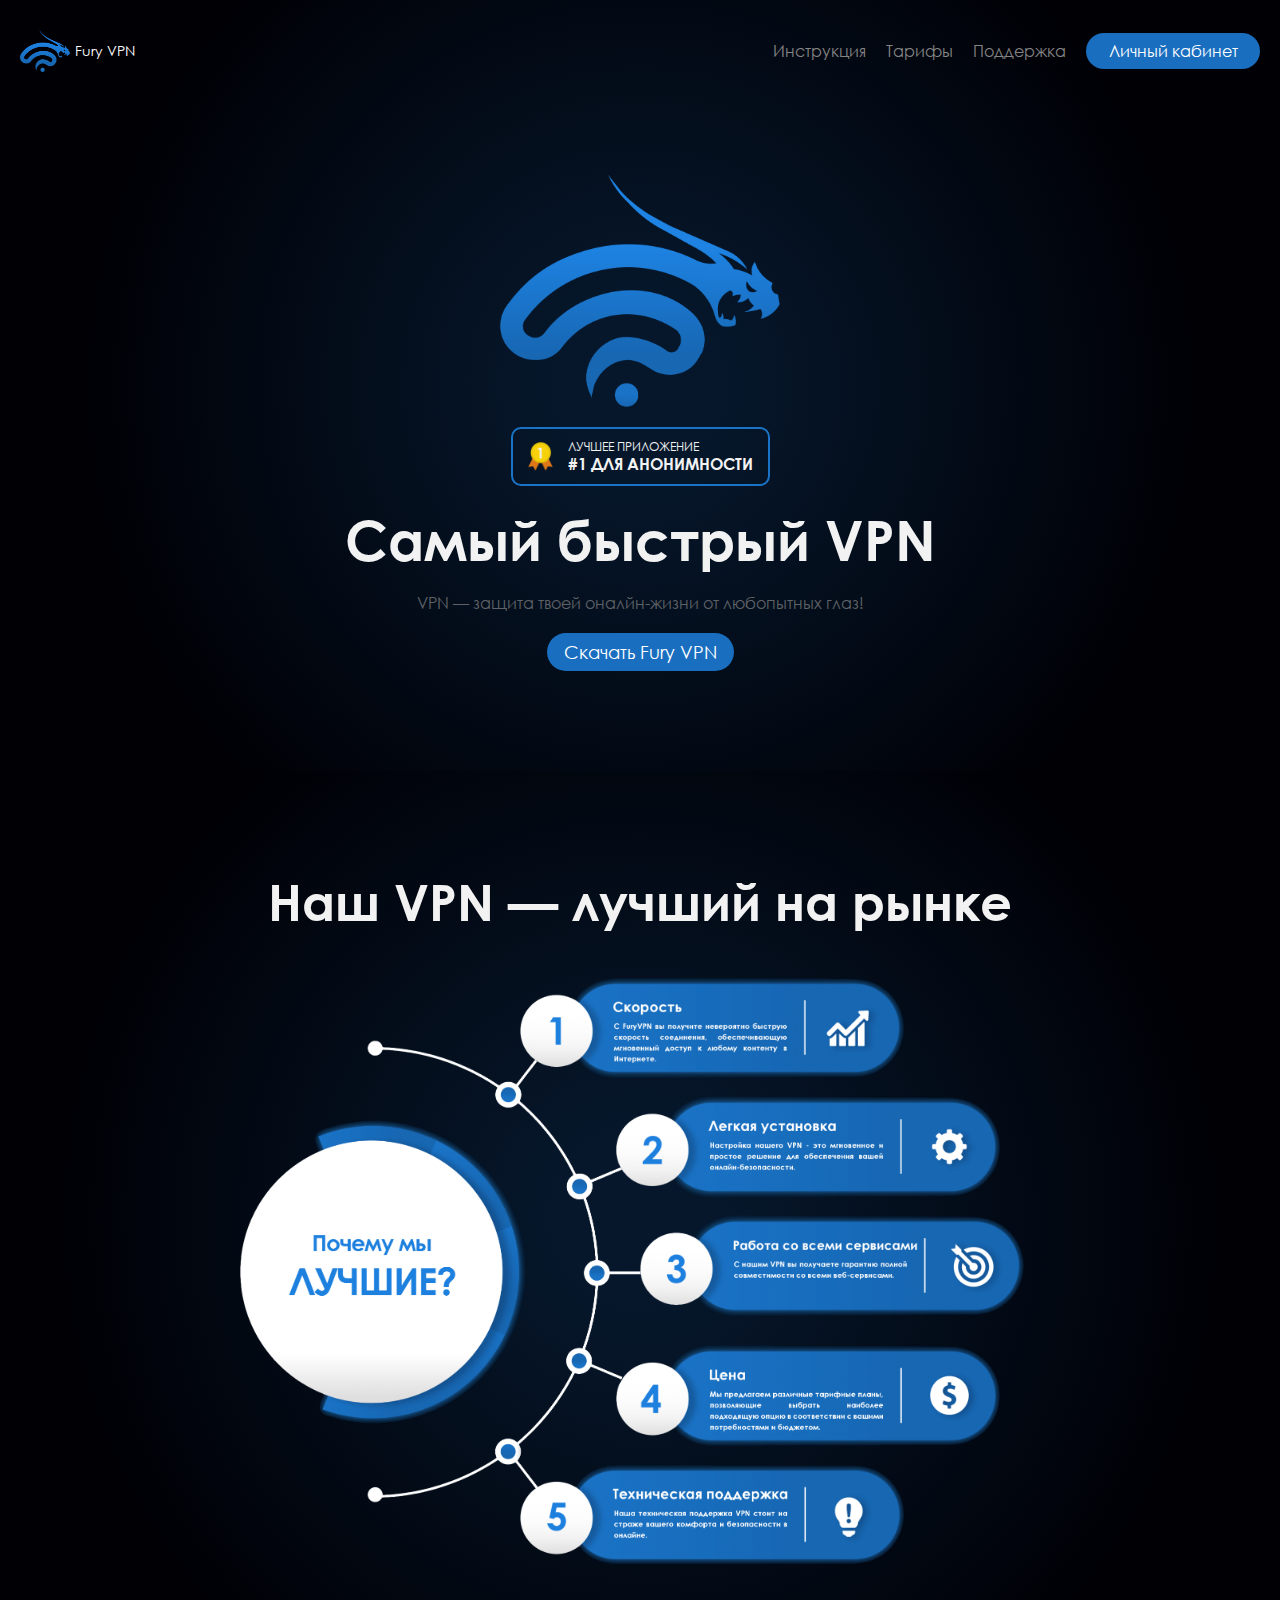
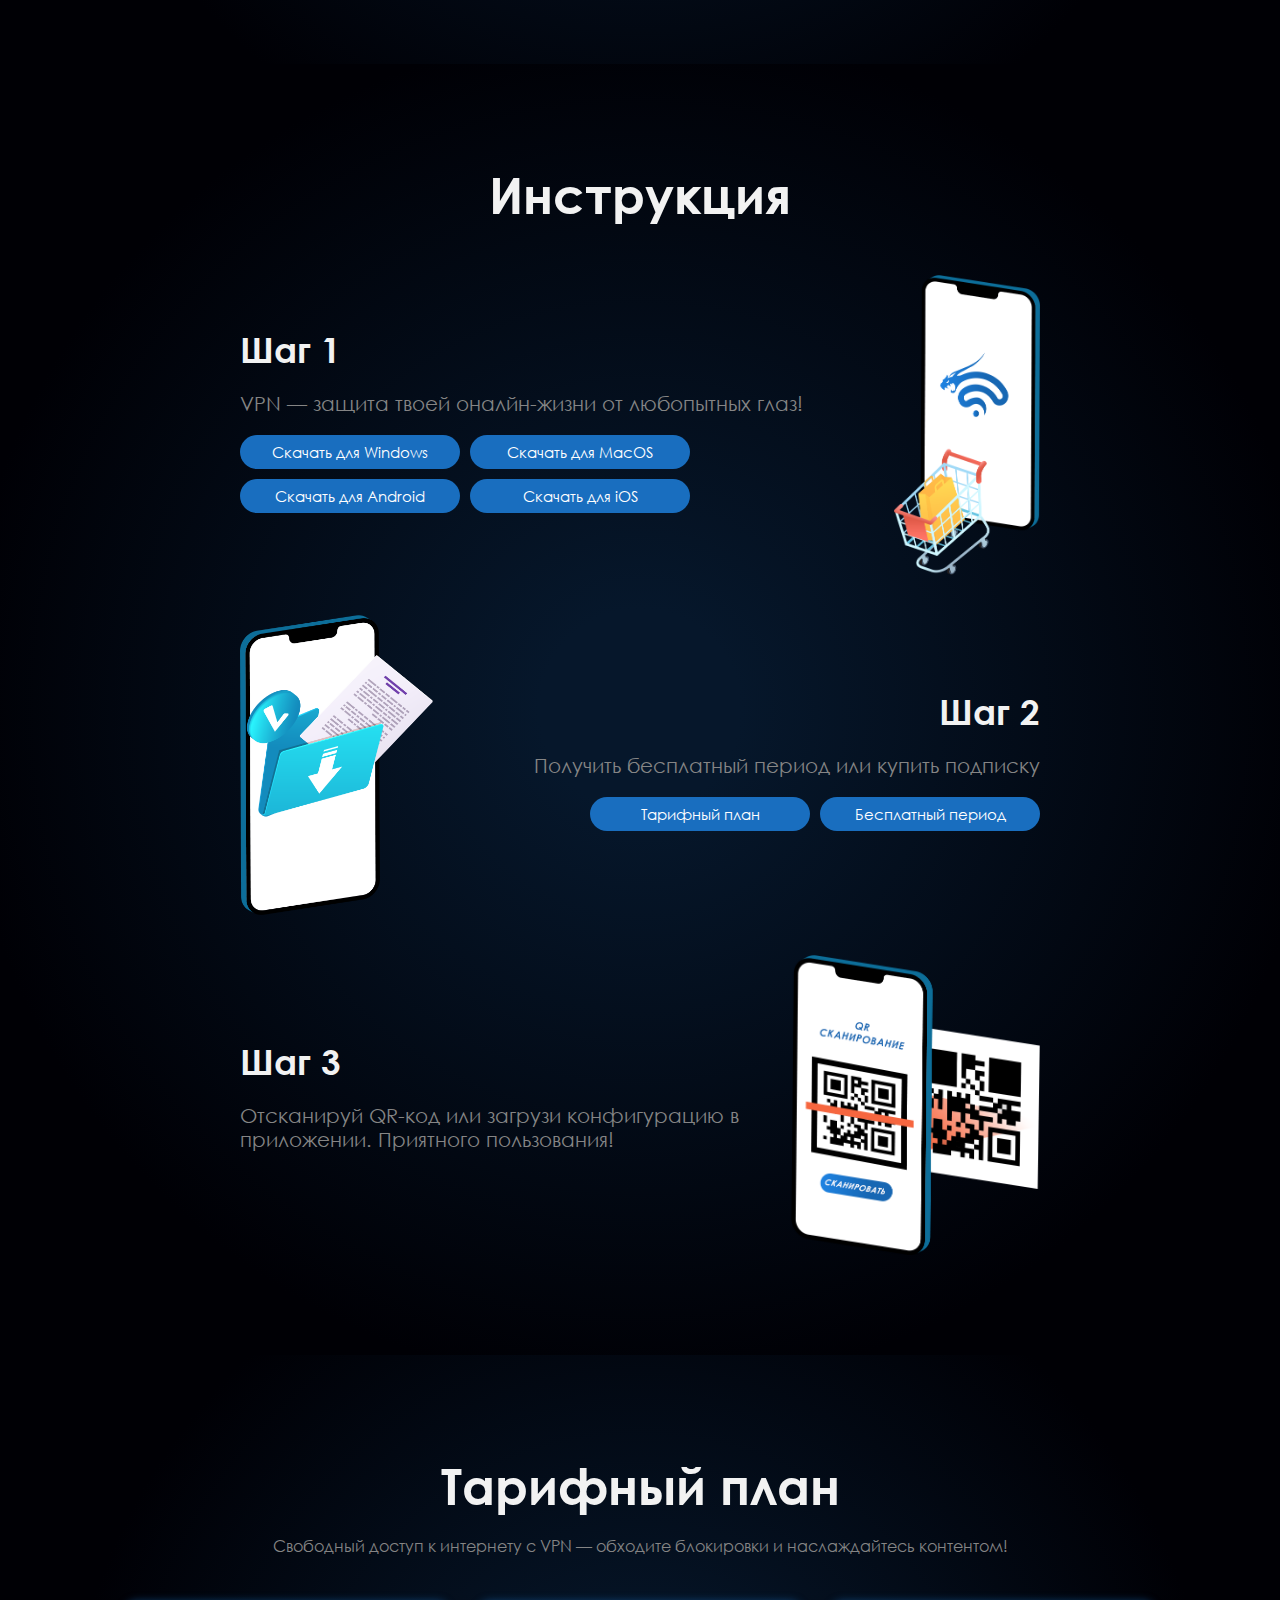
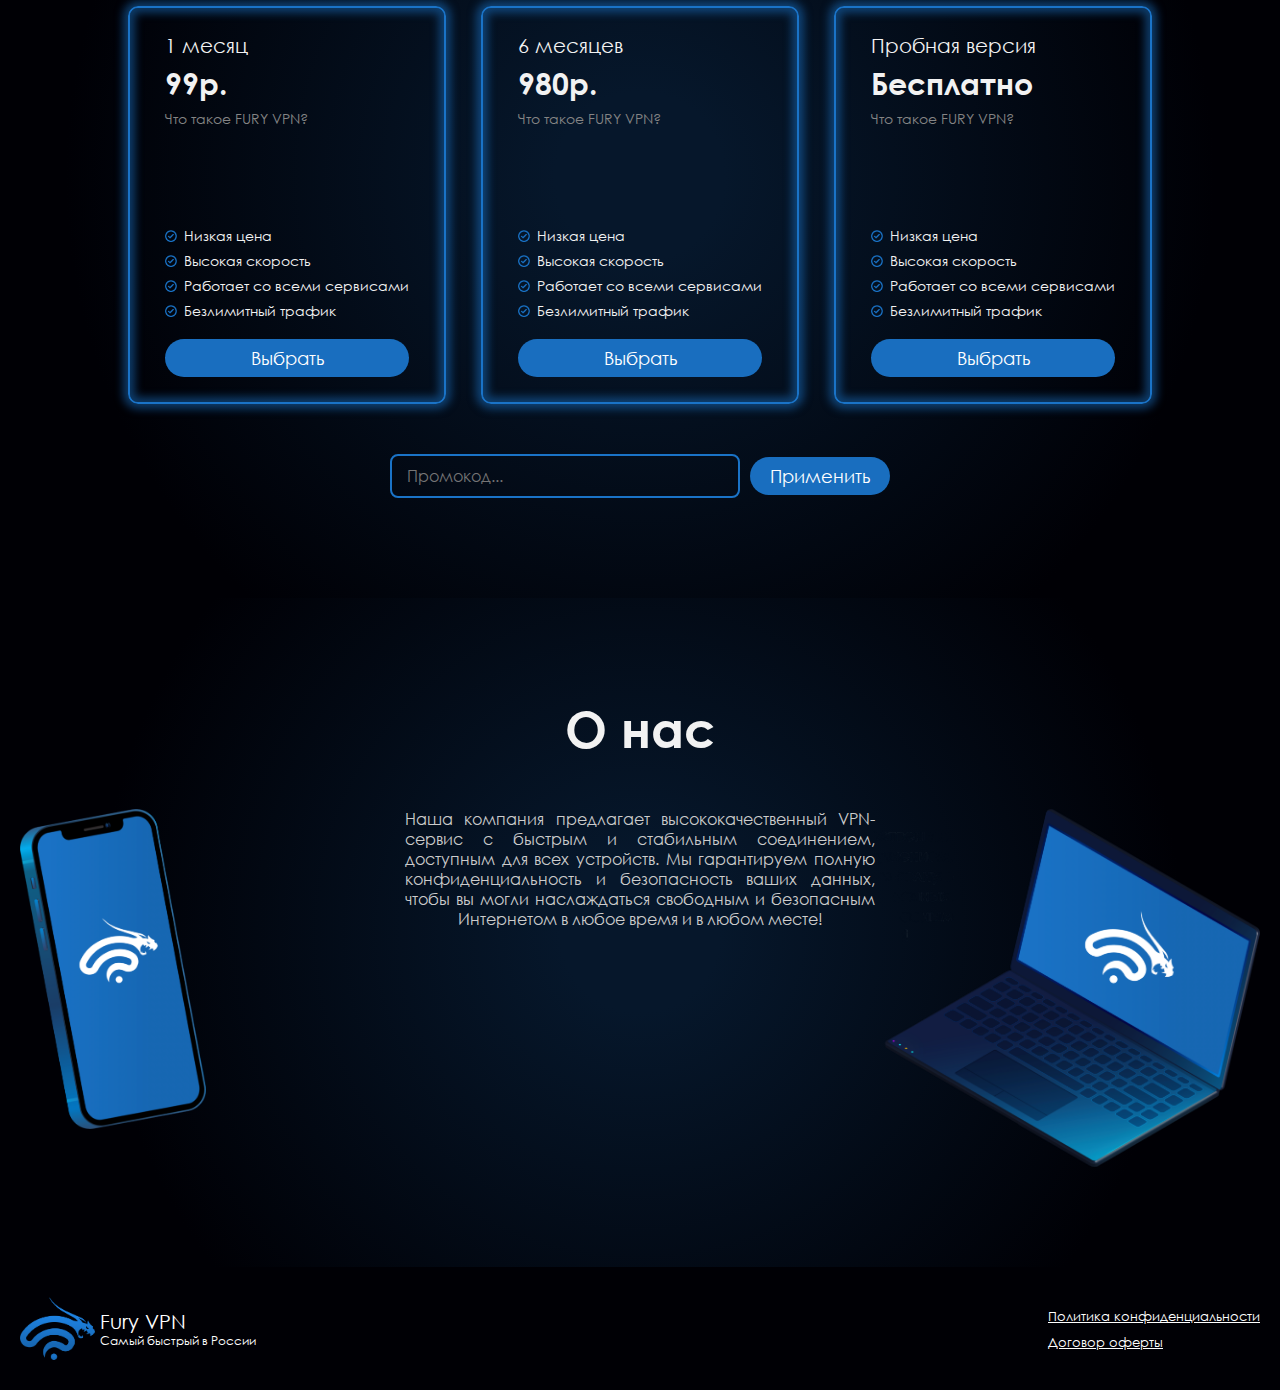
<file: index.html>
<!DOCTYPE html>
<html lang="ru">

<head>
  <meta charset="UTF-8">
  <meta http-equiv="X-UA-Compatible" content="IE=edge">
  <meta name="viewport" content="width=device-width, initial-scale=1.0">

  <link rel="stylesheet" href="./css/link-font.css">
  <link rel="stylesheet" href="./css/style.css">

  <title>Главная</title>
</head>

<body>
  <nav class="nav">
    <div class="container">
      <div class="row">
        <a href="./index.html" class="logo">
          <img src="./img/logo.png" class="logo__img">
          <span class="logo__text">Fury VPN</span>
        </a>
        <ul class="nav__links">
          <li>
            <a class="nav__link link" href="#manual">Инструкция</a>
          </li>
          <li>
            <a class="nav__link link" href="#tariffs">Тарифы</a>
          </li>
          <li>
            <a class="nav__link link" href="https://t.me/gaborchak" target="_blank">Поддержка</a>
          </li>
          <li>
            <a class="nav__link btn" href="./lk.html">Личный кабинет</a>
          </li>
        </ul>
      </div>
    </div>
  </nav>

  <section class="main">
    <div class="container">
      <div class="main__content">
        <img src="./img/logo-big.png" class="main__img">
        <div class="best-app">
          <img src="./img/medal.png" class="best-app__img">
          <div class="best-app__wrap">
            <div class="best-app__subtext">Лучшее приложение</div>
            <div class="best-app__text">#1 для анонимности</div>
          </div>
        </div>

        <h1 class="main__title">Самый быстрый VPN</h1>
        <p class="main__desc">VPN &mdash; защита твоей оналйн-жизни от любопытных глаз!</p>

        <a href="#" class="btn">Скачать Fury VPN</a>

      </div>
    </div>
  </section>

  <section class="why-we">
    <div class="container">
      <div class="why-we__content">
        <h2 class="title">Наш VPN &mdash; лучший на рынке</h2>

        <div class="why-we__img-wrap">
          <div class="why-we__img-block">
            <img src="./img/main/why_we.png" class="why-we__img-main">
            <img src="./img/main/1.png" class="why-we__img">
            <img src="./img/main/2.png" class="why-we__img">
            <img src="./img/main/3.png" class="why-we__img">
            <img src="./img/main/4.png" class="why-we__img">
            <img src="./img/main/5.png" class="why-we__img">
          </div>
        </div>
      </div>
    </div>
  </section>

  <section class="manual" id="manual">
    <div class="container">
      <div class="manual__content">
        <h2 class="title manual__title">Инструкция</h2>
        <div class="step step_right">
          <img src="./img/manual/1.png" class="step__img">
          <div class="step__content">
            <h3 class="step__title">Шаг 1</h3>
            <p class="step__desc">VPN &mdash; защита твоей оналйн-жизни от любопытных глаз!</p>
            <div class="step__btns">
              <a href="#" target="_blank" class="btn">Скачать для Windows</a>
              <a href="#" target="_blank" class="btn">Скачать для MacOS</a>
            </div>
            <div class="step__btns">
              <a href="#" target="_blank" class="btn">Скачать для Android</a>
              <a href="#" target="_blank" class="btn">Скачать для iOS</a>
            </div>
          </div>
        </div>
        <div class="step">
          <img src="./img/manual/2.png" class="step__img">
          <div class="step__content">
            <h3 class="step__title">Шаг 2</h3>
            <p class="step__desc">Получить бесплатный период или купить подписку</p>
            <div class="step__btns">
              <a href="#tariffs" target="_blank" class="btn">Тарифный план</a>
              <a href="#tariffs" target="_blank" class="btn">Бесплатный период</a>
            </div>
          </div>
        </div>
        <div class="step step_right">
          <img src="./img/manual/3.png" class="step__img">
          <div class="step__content">
            <h3 class="step__title">Шаг 3</h3>
            <p class="step__desc">Отсканируй QR-код или загрузи конфигурацию в приложении. Приятного пользования!</p>
          </div>
        </div>
      </div>
    </div>
  </section>

  <section class="tariffs" id="tariffs">
    <div class="container">
      <div class="tariffs__contenrt">
        <h2 class="title tariffs__title">Тарифный план</h2>
        <p class="tariffs_desc">Свободный доступ к интернету с VPN &mdash; обходите блокировки и наслаждайтесь
          контентом!</p>

        <div class="tariffs__cards">
          <div class="card">
            <div>
              <div class="card__period">1 месяц</div>
              <div class="card__price">99р.</div>
              <p class="card__desc">Что такое FURY VPN?</p>
            </div>

            <ul class="card__list">
              <li>Низкая цена</li>
              <li>Высокая скорость</li>
              <li>Работает со всеми сервисами</li>
              <li>Безлимитный трафик</li>
            </ul>
            <a href="#" class="btn card__btn">Выбрать</a>
          </div>
          <div class="card">
            <div>
              <div class="card__period">6 месяцев</div>
              <div class="card__price">980р.</div>
              <p class="card__desc">Что такое FURY VPN?</p>
            </div>

            <ul class="card__list">
              <li>Низкая цена</li>
              <li>Высокая скорость</li>
              <li>Работает со всеми сервисами</li>
              <li>Безлимитный трафик</li>
            </ul>
            <a href="#" class="btn card__btn">Выбрать</a>
          </div>
          <div class="card">
            <div>
              <div class="card__period">Пробная версия</div>
              <div class="card__price">Бесплатно</div>
              <p class="card__desc">Что такое FURY VPN?</p>
            </div>

            <ul class="card__list">
              <li>Низкая цена</li>
              <li>Высокая скорость</li>
              <li>Работает со всеми сервисами</li>
              <li>Безлимитный трафик</li>
            </ul>
            <a href="#" class="btn card__btn">Выбрать</a>
          </div>
        </div>

        <form class="row form-promocode tariffs__promocode">
          <input type="text" name="promocode" class="lk__input" placeholder="Промокод...">
          <button class="btn">Применить</button>
        </form>
      </div>
    </div>
  </section>

  <section class="about">
    <div class="container">
      <div class="about__content">
        <h2 class="title about__title">О нас</h2>
        <div class="row">
          <img src="./img/about/1.png" class="about__img">
          <p class="about__text">Наша компания предлагает высококачественный VPN-сервис с быстрым и стабильным
            соединением, доступным для всех устройств. Мы гарантируем полную конфиденциальность и безопасность ваших
            данных, чтобы вы могли наслаждаться свободным и безопасным Интернетом в любое время и в любом месте!</p>
          <img src="./img/about/2.png" class="about__img">
        </div>
      </div>
    </div>
  </section>

  <footer class="footer">
    <div class="container">
      <div class="row">
        <a href="./index.html" class="logo">
          <img src="./img/logo.png" class="logo__img">
          <div>
            <div class="logo__text">Fury VPN</div>
            <div class="logo__desc">Самый быстрый в России</div>
          </div>
        </a>
        <div class="footer__links">
          <a href="./policy.txt" target="_blank">Политика конфиденциальности</a>
          <a href="./offer.txt" target="_blank">Договор оферты</a>
        </div>
      </div>
    </div>
  </footer>

  <script src="./js/jquery.min.js"></script>
  <script>
    // плавный скролл
    $('a[href^="#"]').on('click', function () {
      var $el = $(this);
      var href = $el.attr('href');
      if (href.split('#')[1].trim()) {
        $('html').animate({
          scrollTop: $(href).offset().top
        }, 600);
      }
      return false;
    });
  </script>
  <script>
    $('.form-promocode').on('submit', function (e) {
      e.preventDefault();
      const data = {
        promocode: $('[name="promocode"]').val().trim()
      }
      $.ajax({
        type: "POST",
        url: '',
        data,
        success: data => {
          console.log(data);
        },
        error: xhr => {
          console.log('Error', xhr);
        }
      })
    });
  </script>
</body>

</html>
</file>
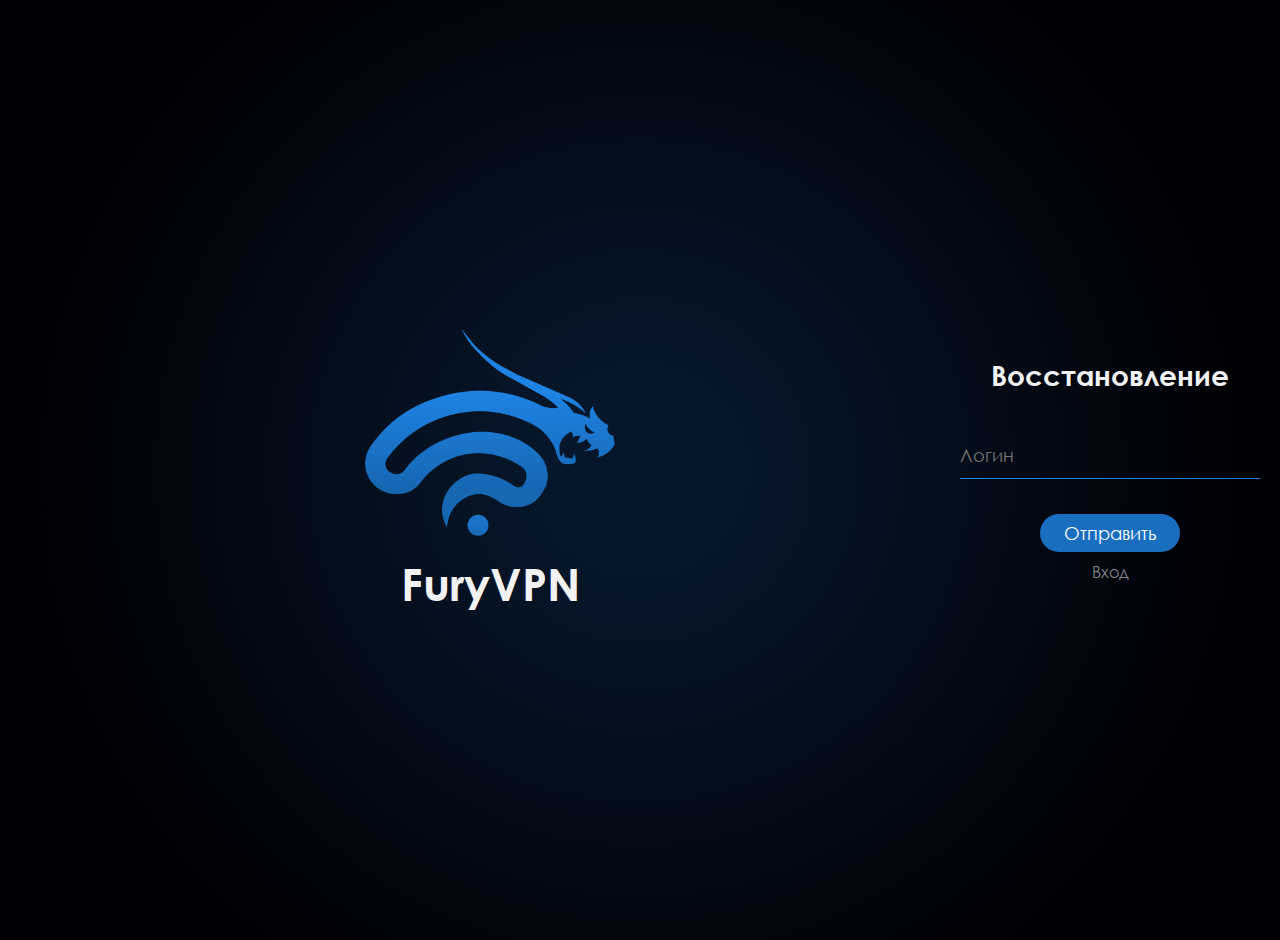
<file: forgot.html>
<!DOCTYPE html>
<html lang="ru">

<head>
  <meta charset="UTF-8">
  <meta http-equiv="X-UA-Compatible" content="IE=edge">
  <meta name="viewport" content="width=device-width, initial-scale=1.0">

  <link rel="stylesheet" href="./css/link-font.css">
  <link rel="stylesheet" href="./css/style.css">

  <title>Восстановление пароля</title>
</head>

<body>
  <section class="login">
    <div class="container">
      <div class="row">
        <div class="big-logo">
          <img src="./img/logo-big.png" alt="" class="big-logo__img">
          <h1 class="big-logo__title">FuryVPN</h1>
        </div>
        <div class="form-content">
          <h1 class="form-content__title">Восстановление</h1>
          <form class="form" id="forgot-from">
            <input type="text" class="form__input" name="login" placeholder="Логин">
            <div class="form__btns">
              <button class="btn">Отправить</button>
              <a href="./login.html" class="link">Вход</a>
            </div>
          </form>
        </div>
      </div>
    </div>
  </section>

  <script src="./js/jquery.min.js"></script>
  <script>
    $('#forgot-from').on('submit', function (e) {
      e.preventDefault();
      const data = {};
      $(this).find('input').each((i, input) => {
        const name = $(input).attr('name').trim();
        const val = $(input).val().trim();
        data[name] = val;
      });

      $.ajax({
        type: 'POST',
        url: '',
        data,
        success: data => {
          console.log(data);
        },
        error: xhr => {
          console.log('Error', xhr);
        }
      });
    });
  </script>
</body>

</html>
</file>
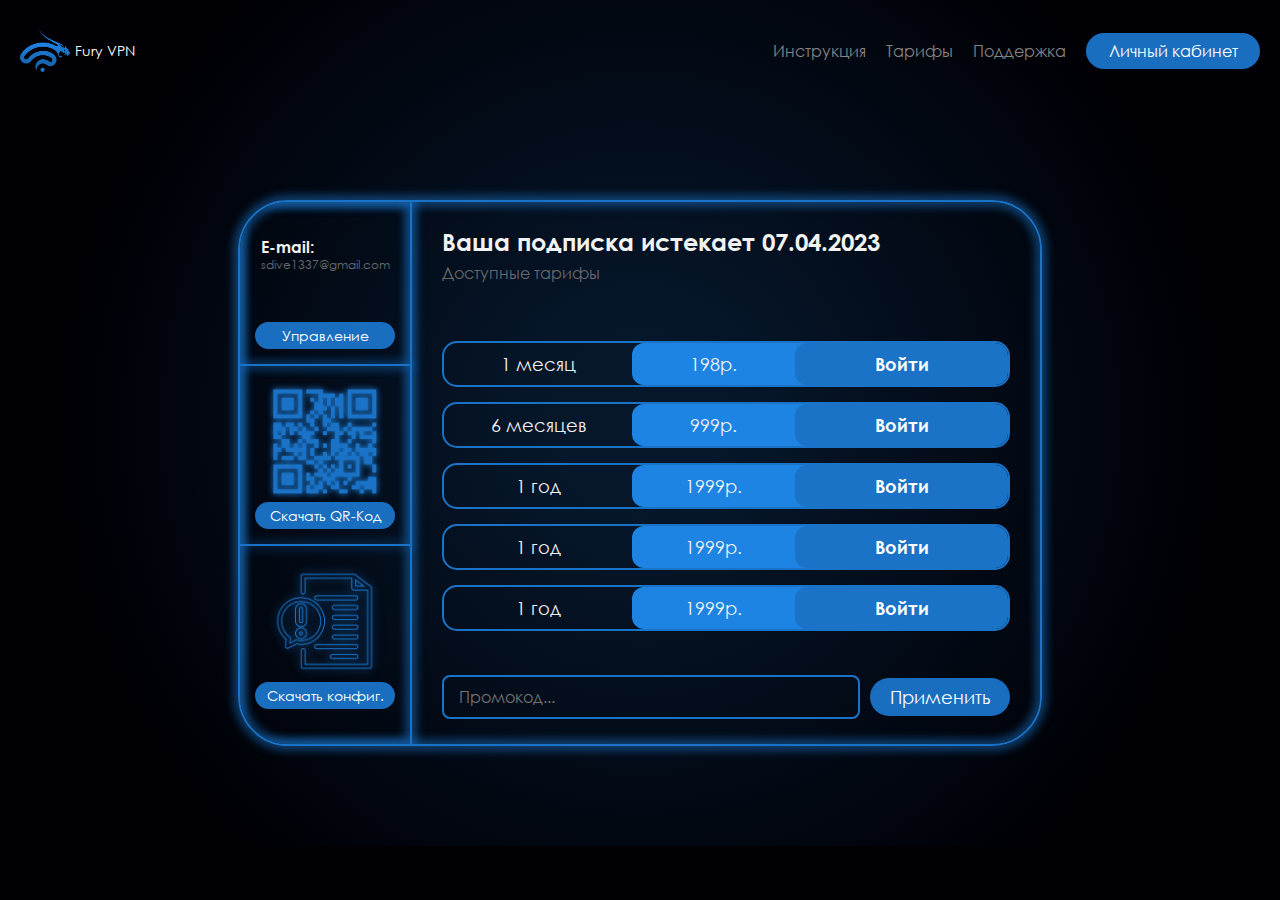
<file: lk.html>
<!DOCTYPE html>
<html lang="ru">

<head>
  <meta charset="UTF-8">
  <meta http-equiv="X-UA-Compatible" content="IE=edge">
  <meta name="viewport" content="width=device-width, initial-scale=1.0">

  <link rel="stylesheet" href="./css/link-font.css">
  <link rel="stylesheet" href="./css/style.css">

  <title>Личный кабинет</title>
</head>

<body>
  <nav class="nav">
    <div class="container">
      <div class="row">
        <a href="./index.html" class="logo">
          <img src="./img/logo.png" class="logo__img">
          <span class="logo__text">Fury VPN</span>
        </a>
        <ul class="nav__links">
          <li>
            <a class="nav__link link" href="./index.html#manual">Инструкция</a>
          </li>
          <li>
            <a class="nav__link link" href="./index.html#tariffs">Тарифы</a>
          </li>
          <li>
            <a class="nav__link link" href="https://t.me/gaborchak" target="_blank">Поддержка</a>
          </li>
          <li>
            <a class="nav__link btn" href="./lk.html">Личный кабинет</a>
          </li>
        </ul>
      </div>
    </div>
  </nav>

  <section class="lk-desktop">
    <div class="container">
      <div class="lk">
        <div class="lk__second">
          <div class="lk__block">
            <div class="lk__block-content">
              <h4 class="lk__subtitle">E-mail:</h4>
              <p class="lk__text">sdive1337@gmail.com</p>
            </div>
            <button class="btn">Управление</button>
          </div>
          <div class="lk__block">
            <img src="./img/lk/qr.png" class="lk__img">
            <button class="btn">Скачать QR-Код</button>
          </div>
          <div class="lk__block">
            <img src="./img/lk/config.png" class="lk__img">
            <button class="btn">Скачать конфиг.</button>
          </div>
        </div>
        <div class="lk__main">
          <h2 class="lk__subscription">Ваша подписка истекает <span>07.04.2023</span></h2>
          <div class="lk__text">Доступные тарифы</div>

          <div class="lk__tariff">
            <div class="lk__period">1 месяц</div>
            <div class="lk__price">198р.</div>
            <a href="#" class="lk__link"><span>Войти</span></a>
          </div>

          <div class="lk__tariff">
            <div class="lk__period">6 месяцев</div>
            <div class="lk__price">999р.</div>
            <a href="#" class="lk__link"><span>Войти</span></a>
          </div>

          <div class="lk__tariff">
            <div class="lk__period">1 год</div>
            <div class="lk__price">1999р.</div>
            <a href="#" class="lk__link"><span>Войти</span></a>
          </div>
          <div class="lk__tariff">
            <div class="lk__period">1 год</div>
            <div class="lk__price">1999р.</div>
            <a href="#" class="lk__link"><span>Войти</span></a>
          </div>
          <div class="lk__tariff">
            <div class="lk__period">1 год</div>
            <div class="lk__price">1999р.</div>
            <a href="#" class="lk__link"><span>Войти</span></a>
          </div>

          <form class="form-promocode row">
            <input type="text" name="promocode" class="lk__input" placeholder="Промокод...">
            <button class="btn">Применить</button>
          </form>
        </div>
      </div>
    </div>
  </section>

  <section class="lk-mobile">
    <div class="container">
      <h1 class="title">Личный кабинет</h1>
      <p class="lk__mail">sdive1337@gmail.com</p>
      <div class="lk__subtitle">QR-Код</div>
      <img src="./img/lk/qr-mobile.png" class="lk__qr">
      <a href="#" class="btn lk__btn">Скачать конфигурацию</a>
      <a href="#" class="btn lk__btn">Скачать бесплатную версию</a>

      <div class="lk__tariffs">
        <div class="lk__tariff">
          <div class="lk__period">1 месяц</div>
          <div class="lk__price">198р.</div>
          <a href="#" class="lk__link"><span>Войти</span></a>
        </div>

        <div class="lk__tariff">
          <div class="lk__period">6 месяцев</div>
          <div class="lk__price">999р.</div>
          <a href="#" class="lk__link"><span>Войти</span></a>
        </div>

        <div class="lk__tariff">
          <div class="lk__period">1 год</div>
          <div class="lk__price">1999р.</div>
          <a href="#" class="lk__link"><span>Войти</span></a>
        </div>
        <div class="lk__tariff">
          <div class="lk__period">6 месяцев</div>
          <div class="lk__price">999р.</div>
          <a href="#" class="lk__link"><span>Войти</span></a>
        </div>

        <div class="lk__tariff">
          <div class="lk__period">1 год</div>
          <div class="lk__price">1999р.</div>
          <a href="#" class="lk__link"><span>Войти</span></a>
        </div>
      </div>

      <p class="lk__subscription">Подписка до: <span>07.04.2023</span></p>

      <form class="form-promocode row">
        <input type="text" name="promocode" class="lk__input" placeholder="Промокод...">
        <button class="btn">Применить</button>
      </form>
    </div>
  </section>

  <script src="./js/jquery.min.js"></script>
  <script>
    $('.form-promocode').on('submit', function (e) {
      e.preventDefault();
      const data = {
        promocode: $(this).find('[name="promocode"]').val().trim()
      }
      $.ajax({
        type: "POST",
        url: '',
        data,
        success: data => {
          console.log(data);
        },
        error: xhr => {
          console.log('Error', xhr);
        }
      })
    });
  </script>
</body>

</html>
</file>
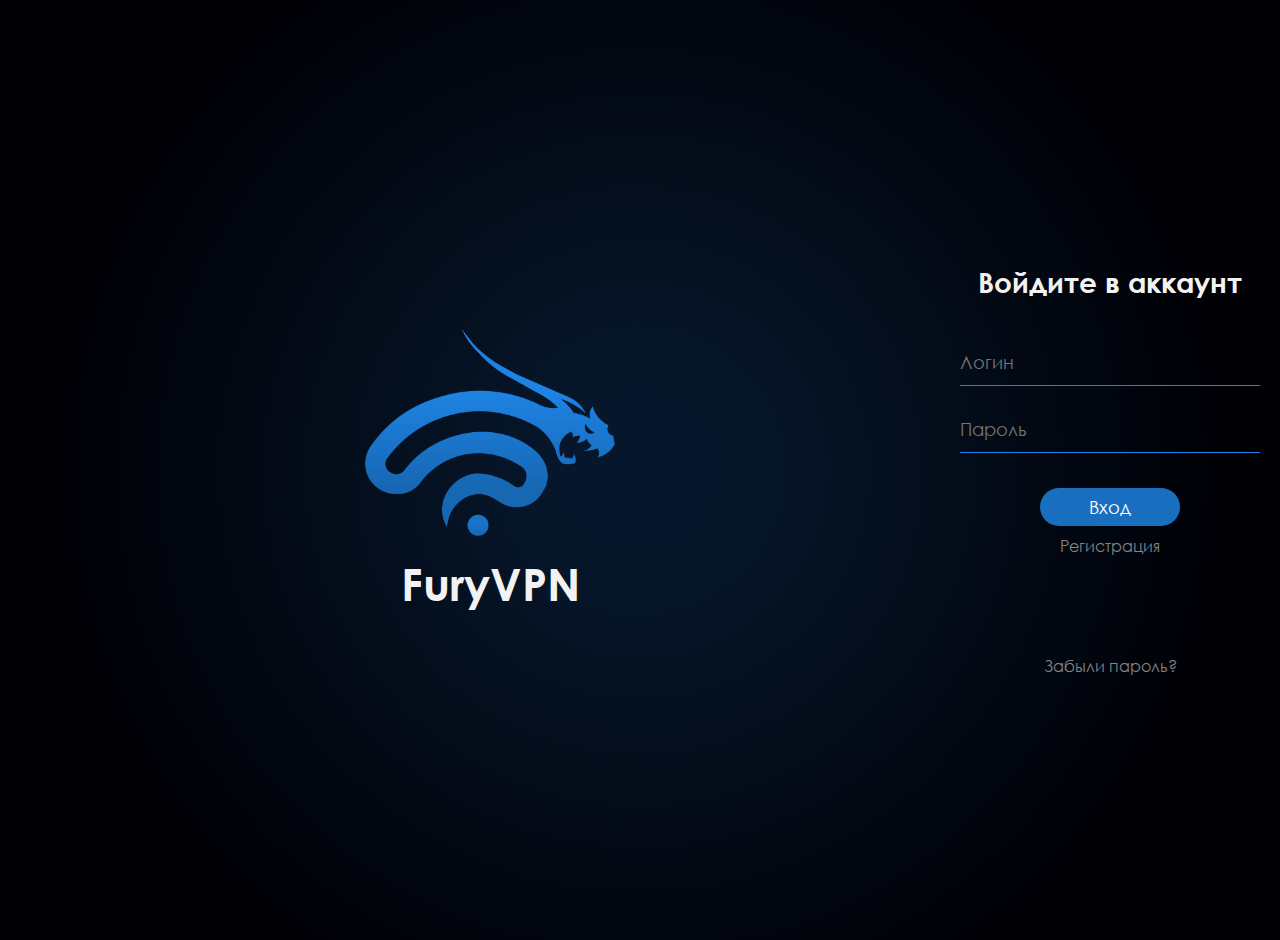
<file: login.html>
<!DOCTYPE html>
<html lang="ru">

<head>
  <meta charset="UTF-8">
  <meta http-equiv="X-UA-Compatible" content="IE=edge">
  <meta name="viewport" content="width=device-width, initial-scale=1.0">

  <link rel="stylesheet" href="./css/link-font.css">
  <link rel="stylesheet" href="./css/style.css">

  <title>Вход</title>
</head>

<body>
  <section class="login">
    <div class="container">
      <div class="row">
        <div class="big-logo">
          <img src="./img/logo-big.png" alt="" class="big-logo__img">
          <h1 class="big-logo__title">FuryVPN</h1>
        </div>
        <div class="form-content">
          <h1 class="form-content__title">Войдите в аккаунт</h1>
          <form class="form" id="login-from">
            <input type="text" class="form__input" name="login" placeholder="Логин">
            <input type="password" class="form__input" name="password" placeholder="Пароль">
            <div class="form__btns">
              <button class="btn">Вход</button>
              <a href="./register.html" class="link">Регистрация</a>
            </div>
          </form>
          <a href="./forgot.html" class="link form-content__second-link">Забыли пароль?</a>
        </div>
      </div>
    </div>
  </section>

  <script src="./js/jquery.min.js"></script>
  <script>
    $('#login-from').on('submit', function (e) {
      e.preventDefault();
      const data = {};
      $(this).find('input').each((i, input) => {
        const name = $(input).attr('name').trim();
        const val = $(input).val().trim();
        data[name] = val;
      });

      $.ajax({
        type: 'POST',
        url: '',
        data,
        success: data => {
          console.log(data);
        },
        error: xhr => {
          console.log('Error', xhr);
        }
      });
    });
  </script>
</body>

</html>
</file>
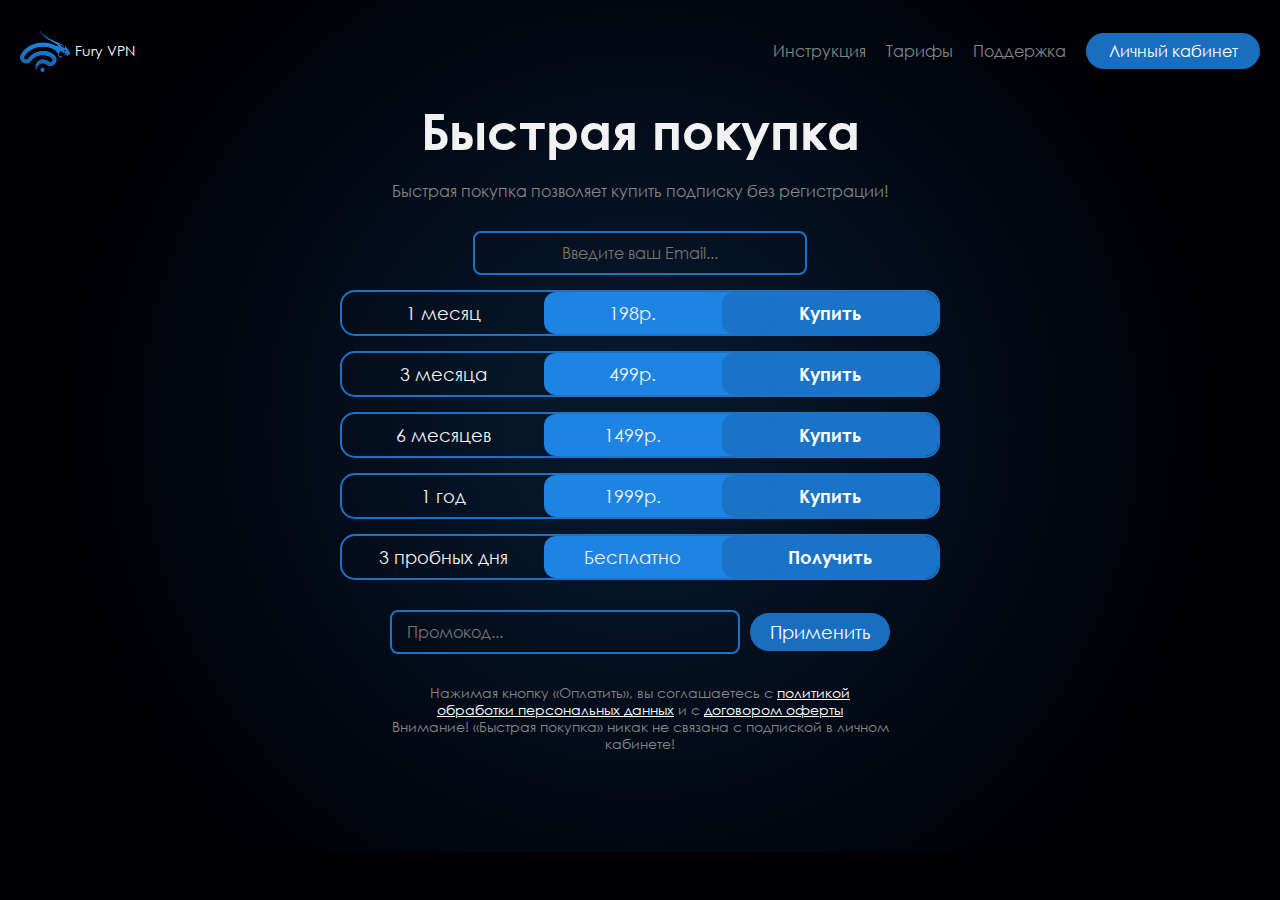
<file: quick_purchase.html>
<!DOCTYPE html>
<html lang="ru">

<head>
  <meta charset="UTF-8">
  <meta http-equiv="X-UA-Compatible" content="IE=edge">
  <meta name="viewport" content="width=device-width, initial-scale=1.0">

  <link rel="stylesheet" href="./css/link-font.css">
  <link rel="stylesheet" href="./css/style.css">

  <title>Быстрая покупка</title>
</head>

<body>
  <nav class="nav">
    <div class="container">
      <div class="row">
        <a href="./index.html" class="logo">
          <img src="./img/logo.png" class="logo__img">
          <span class="logo__text">Fury VPN</span>
        </a>
        <ul class="nav__links">
          <li>
            <a class="nav__link link" href="./index.html#manual">Инструкция</a>
          </li>
          <li>
            <a class="nav__link link" href="./index.html#tariffs">Тарифы</a>
          </li>
          <li>
            <a class="nav__link link" href="https://t.me/gaborchak" target="_blank">Поддержка</a>
          </li>
          <li>
            <a class="nav__link btn" href="./lk.html">Личный кабинет</a>
          </li>
        </ul>
      </div>
    </div>
  </nav>

  <section class="quick-purchase">
    <div class="container">
      <h1 class="title">Быстрая покупка</h1>
      <p class="quick-purchase__desc">Быстрая покупка позволяет купить подписку без регистрации!</p>

      <form class="form-quick-purchase">
        <input type="email" required class="lk__input quick-purchase__input" name="email"
          placeholder="Введите ваш Email...">
        <div class="quick-purchase__prices">
          <div class="lk__tariff">
            <div class="lk__period">1 месяц</div>
            <div class="lk__price">198р.</div>
            <button type="button" class="lk__link" data-value="1"><span>Купить</span></buttont>
          </div>

          <div class="lk__tariff">
            <div class="lk__period">3 месяца</div>
            <div class="lk__price">499р.</div>
            <button type="button" class="lk__link" data-value="3"><span>Купить</span></buttont>
          </div>
          <div class="lk__tariff">
            <div class="lk__period">6 месяцев</div>
            <div class="lk__price">1499р.</div>
            <button type="button" class="lk__link" data-value="6"><span>Купить</span></buttont>
          </div>

          <div class="lk__tariff">
            <div class="lk__period">1 год</div>
            <div class="lk__price">1999р.</div>
            <button type="button" class="lk__link" data-value="12"><span>Купить</span></buttont>
          </div>
          <div class="lk__tariff lk__tariff_small">
            <div class="lk__period">3 пробных дня</div>
            <div class="lk__price">Бесплатно</div>
            <button type="button" class="lk__link" data-value="free"><span>Получить</span></buttont>
          </div>
        </div>
      </form>

      <form class="form-promocode row">
        <input type="text" name="promocode" class="lk__input" placeholder="Промокод...">
        <button class="btn">Применить</button>
      </form>

      <p class="quick-purchase__subdesc">
        Нажимая кнопку «Оплатить», вы соглашаетесь с <a href="./policy.txt" target="_blank">политикой
          обработки персональных
          данных</a> и с <a href="./offer.txt" target="_blank">договором оферты</a>
        <br>
        Внимание! «Быстрая покупка» никак не связана с подпиской в личном кабинете!
      </p>
    </div>
  </section>

  <script src="./js/jquery.min.js"></script>
  <script>
    $('.form-promocode').on('submit', function (e) {
      e.preventDefault();
      const data = {
        promocode: $(this).find('[name="promocode"]').val().trim()
      }
      $.ajax({
        type: "POST",
        url: '',
        data,
        success: data => {
          console.log(data);
        },
        error: xhr => {
          console.log('Error', xhr);
        }
      })
    });

    $('[name="email"]').on('input', function () {
      $(this).removeClass('error');
    });

    $('.form-quick-purchase button').on('click', function () {
      const $form = $(this).closest('form');
      const $email = $form.find('[name="email"]');
      const value = $(this).data('value');
      const data = {
        email: $email.val().trim(),
        value
      }
      console.log(data);

      if (!validateEmail(data.email)) {
        $email.addClass('error');
        return;
      }

      $.ajax({
        type: "POST",
        url: '',
        data,
        success: data => {
          console.log(data);
        },
        error: xhr => {
          console.log('Error', xhr);
        }
      })
    });

    function validateEmail(email) {
      var re =
        /^(?:[a-z0-9!#$%&amp;'*+/=?^_`{|}~-]+(?:\.[a-z0-9!#$%&amp;'*+/=?^_`{|}~-]+)*|"(?:[\x01-\x08\x0b\x0c\x0e-\x1f\x21\x23-\x5b\x5d-\x7f]|\\[\x01-\x09\x0b\x0c\x0e-\x7f])*")@(?:(?:[a-z0-9](?:[a-z0-9-]*[a-z0-9])?\.)+[a-z0-9](?:[a-z0-9-]*[a-z0-9])?|\[(?:(?:25[0-5]|2[0-4][0-9]|[01]?[0-9][0-9]?)\.){3}(?:25[0-5]|2[0-4][0-9]|[01]?[0-9][0-9]?|[a-z0-9-]*[a-z0-9]:(?:[\x01-\x08\x0b\x0c\x0e-\x1f\x21-\x5a\x53-\x7f]|\\[\x01-\x09\x0b\x0c\x0e-\x7f])+)\])$/;

      return re.test(email);
    }
  </script>
</body>

</html>
</file>
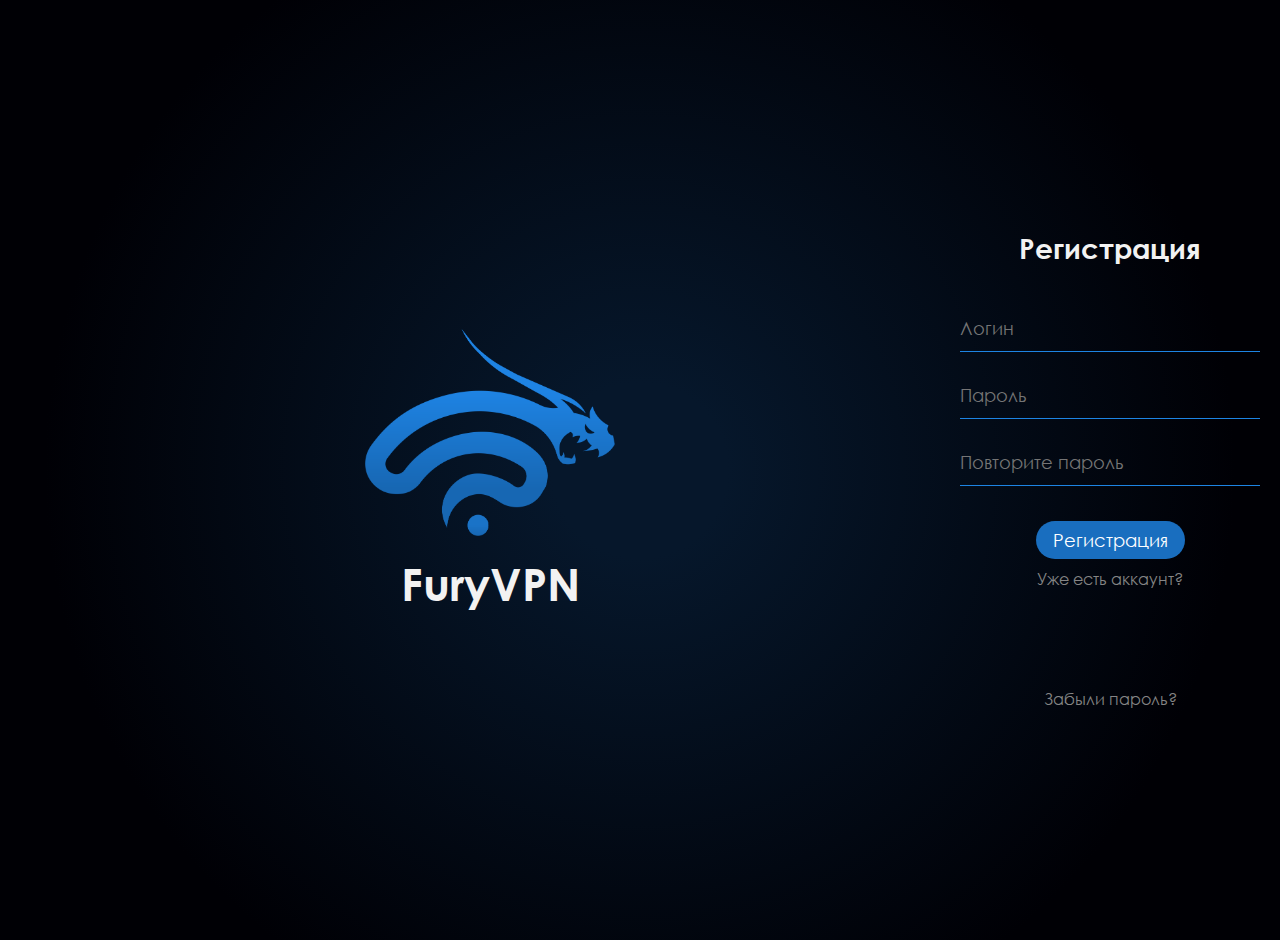
<file: register.html>
<!DOCTYPE html>
<html lang="ru">

<head>
  <meta charset="UTF-8">
  <meta http-equiv="X-UA-Compatible" content="IE=edge">
  <meta name="viewport" content="width=device-width, initial-scale=1.0">

  <link rel="stylesheet" href="./css/link-font.css">
  <link rel="stylesheet" href="./css/style.css">

  <title>Регистрация</title>
</head>

<body>
  <section class="login">
    <div class="container">
      <div class="row">
        <div class="big-logo">
          <img src="./img/logo-big.png" alt="" class="big-logo__img">
          <h1 class="big-logo__title">FuryVPN</h1>
        </div>
        <div class="form-content">
          <h1 class="form-content__title">Регистрация</h1>
          <form class="form" id="register-from">
            <input type="text" class="form__input" name="login" placeholder="Логин">
            <input type="password" class="form__input" name="password" placeholder="Пароль">
            <input type="password" class="form__input" name="password-repeat" placeholder="Повторите пароль">
            <div class="form__btns">
              <button class="btn">Регистрация</button>
              <a href="./login.html" class="link">Уже есть аккаунт?</a>
            </div>
          </form>
          <a href="./forgot.html" class="link form-content__second-link">Забыли пароль?</a>
        </div>
      </div>
    </div>
  </section>

  <script src="./js/jquery.min.js"></script>
  <script>
    $('#register-from').on('submit', function (e) {
      e.preventDefault();
      const data = {};
      $(this).find('input').each((i, input) => {
        const name = $(input).attr('name').trim();
        const val = $(input).val().trim();
        data[name] = val;
      });

      $.ajax({
        type: 'POST',
        url: '',
        data,
        success: data => {
          console.log(data);
        },
        error: xhr => {
          console.log('Error', xhr);
        }
      });
    });
  </script>
</body>

</html>
</file>
<file: css/link-font.css>
@font-face {
  font-family: "Century Gothic";
  src: url("../fonts/CenturyGothic.eot");
  src: local("Century Gothic"), local("CenturyGothic"),
    url("../fonts/CenturyGothic.eot?#iefix") format("embedded-opentype"),
    url("../fonts/CenturyGothic.woff2") format("woff2"),
    url("../fonts/CenturyGothic.woff") format("woff"),
    url("../fonts/CenturyGothic.ttf") format("truetype");
  font-weight: normal;
  font-style: normal;
}

@font-face {
  font-family: "Century Gothic";
  src: url("../fonts/CenturyGothic-Bold.eot");
  src: local("Century Gothic Bold"), local("CenturyGothic-Bold"),
    url("../fonts/CenturyGothic-Bold.eot?#iefix") format("embedded-opentype"),
    url("../fonts/CenturyGothic-Bold.woff2") format("woff2"),
    url("../fonts/CenturyGothic-Bold.woff") format("woff"),
    url("../fonts/CenturyGothic-Bold.ttf") format("truetype");
  font-weight: bold;
  font-style: normal;
}

@font-face {
  font-family: "Century Gothic";
  src: url("../fonts/CenturyGothic-BoldItalic.eot");
  src: local("Century Gothic Bold Italic"), local("CenturyGothic-BoldItalic"),
    url("../fonts/CenturyGothic-BoldItalic.eot?#iefix")
      format("embedded-opentype"),
    url("../fonts/CenturyGothic-BoldItalic.woff2") format("woff2"),
    url("../fonts/CenturyGothic-BoldItalic.woff") format("woff"),
    url("../fonts/CenturyGothic-BoldItalic.ttf") format("truetype");
  font-weight: bold;
  font-style: italic;
}

@font-face {
  font-family: "Century Gothic";
  src: url("../fonts/CenturyGothic-Italic.eot");
  src: local("Century Gothic Italic"), local("CenturyGothic-Italic"),
    url("../fonts/CenturyGothic-Italic.eot?#iefix") format("embedded-opentype"),
    url("../fonts/CenturyGothic-Italic.woff2") format("woff2"),
    url("../fonts/CenturyGothic-Italic.woff") format("woff"),
    url("../fonts/CenturyGothic-Italic.ttf") format("truetype");
  font-weight: normal;
  font-style: italic;
}
</file>
<file: css/style.css>
* {
  margin: 0;
  padding: 0;
  font-family: "Century Gothic", sans-serif;
}
img {
  max-width: 100%;
  max-height: 100%;
}
body {
  background-color: rgb(0, 0, 5);
  color: #f2f2f2;
  min-height: 100vh;
}
.container {
  max-width: 1300px;
  margin: 0 auto;
  padding: 0 20px;
}
.row {
  display: flex;
  align-items: center;
  justify-content: space-between;
}
section {
  padding: 100px 0;
  background: rgb(6, 23, 43);
  background: radial-gradient(
    circle,
    rgba(6, 23, 43, 1) 11%,
    rgba(0, 0, 5, 1) 75%
  );
}
.btn {
  color: #fff;
  background-color: #196ebf;
  text-decoration: none;
  border-radius: 50px;
  padding: 8px 17px;
  min-width: 140px;
  border: none;
  font-size: 18px;
  cursor: pointer;
  transition: 0.2s;
  display: block;
  text-align: center;
}
.btn:hover {
  -webkit-box-shadow: 0px 0px 8px 0px rgba(25, 110, 191, 1);
  -moz-box-shadow: 0px 0px 8px 0px rgba(25, 110, 191, 1);
  box-shadow: 0px 0px 8px 0px rgba(25, 110, 191, 1);
  transform: translateY(-1px);
}
.link {
  color: #858585;
  font-size: 16px;
  cursor: pointer;
  transition: 0.2s;
  display: inline-block;
  position: relative;
  text-decoration: none;
}
.link::after {
  content: "";
  position: absolute;
  display: block;
  width: 0;
  height: 1px;
  bottom: 0;
  left: 0;
  right: 0;
  margin: 0 auto;
  transition: 0.2s;
  background-color: #1d84e3;
}
.link:hover {
  color: #f2f2f2;
}
.link:hover::after {
  width: 100%;
}

.login {
  min-height: 100vh;
  padding: 0;
}
.big-logo {
  display: flex;
  flex-direction: column;
  align-items: center;
  justify-content: space-between;
  gap: 20px;
  width: 100%;
}
.big-logo__img {
  max-width: 250px;
}
.big-logo__title {
  font-weight: bold;
  font-size: 45px;
}

.form-content {
  display: flex;
  flex-direction: column;
  align-items: center;
  justify-content: center;
  min-height: 100vh;
  padding: 20px 0;
  min-width: 300px;
  max-width: 300px;
}
.form-content__title {
  font-size: 28px;
  margin-bottom: 40px;
}
.form {
  width: 100%;
}
.form__input {
  background-color: transparent;
  border: none;
  border-bottom: 1px solid #1d84e3;
  width: 100%;
  padding: 12px 0;
  font-size: 18px;
  color: #fff;
  margin-bottom: 20px;
}
.form__input:focus {
  outline: none;
}
.form__btns {
  margin-top: 15px;
  display: flex;
  flex-direction: column;
  align-items: center;
  gap: 10px;
}
.form-content__second-link {
  margin-top: 100px;
}

.logo {
  display: flex;
  align-items: center;
  gap: 5px;
  text-decoration: none;
}
.logo__img {
  width: 50px;
}
.logo__text {
  font-size: 14px;
  white-space: nowrap;
  color: #fff;
}
.nav {
  padding: 30px 0;
  position: absolute;
  width: 100%;
}
.nav__links {
  display: flex;
  align-items: center;
  list-style: none;
  gap: 20px;
}
.nav__link.btn {
  font-size: 16px;
}

.title {
  font-weight: bold;
  font-size: 50px;
}
.section-error {
  padding-top: 200px;
}
.section-error__content {
  text-align: center;
  max-width: 500px;
  align-self: flex-start;
  margin: 0 auto;
}
.section-error .row {
  gap: 20px;
}
.section-error__content .text {
  text-align: justify;
  text-align-last: center;
  margin-top: 150px;
}
.section-error__image {
  max-width: 300px;
  max-height: 600px;
}
.lk-mobile {
  display: none;
}
.lk {
  display: flex;
  border-radius: 50px;
  overflow: hidden;
  border: 2px solid #1a73c7;
  max-width: 800px;
  margin: 0 auto;
  -webkit-box-shadow: 0px 0px 8px 5px rgba(26, 115, 199, 0.5),
    0px 0px 8px 5px rgba(26, 115, 199, 0.5) inset;
  -moz-box-shadow: 0px 0px 8px 5px rgba(26, 115, 199, 0.5),
    0px 0px 8px 5px rgba(26, 115, 199, 0.5) inset;
  box-shadow: 0px 0px 8px 5px rgba(26, 115, 199, 0.5),
    0px 0px 8px 5px rgba(26, 115, 199, 0.5) inset;
}
.lk__second {
  max-width: 200px;
  display: flex;
  flex-direction: column;
  border-right: 2px solid #1a73c7;
  -webkit-box-shadow: 0px 0px 8px 5px rgba(26, 115, 199, 0.5),
    0px 0px 8px 5px rgba(26, 115, 199, 0.5) inset;
  -moz-box-shadow: 0px 0px 8px 5px rgba(26, 115, 199, 0.5),
    0px 0px 8px 5px rgba(26, 115, 199, 0.5) inset;
  box-shadow: 0px 0px 8px 5px rgba(26, 115, 199, 0.5),
    0px 0px 8px 5px rgba(26, 115, 199, 0.5) inset;
}
.lk__block {
  display: flex;
  flex-direction: column;
  align-items: center;
  padding: 15px;
}
.lk__block:not(:last-child) {
  border-bottom: 2px solid #1a73c7;
  -webkit-box-shadow: 0px 0px 8px 5px rgba(26, 115, 199, 0.2),
    0px 0px 8px 5px rgba(26, 115, 199, 0.2) inset;
  -moz-box-shadow: 0px 0px 8px 5px rgba(26, 115, 199, 0.2),
    0px 0px 8px 5px rgba(26, 115, 199, 0.2) inset;
  box-shadow: 0px 0px 8px 5px rgba(26, 115, 199, 0.2),
    0px 0px 8px 5px rgba(26, 115, 199, 0.2) inset;
}
.lk__block:first-child {
  padding-top: 35px;
}
.lk__block:last-child {
  padding-bottom: 35px;
}
.lk__block-content {
  margin-bottom: 50px;
}
.lk__block .btn {
  font-size: 14px;
  padding: 5px 10px;
}
.lk__img {
  width: 100%;
  max-width: 120px;
}
.lk__text {
  color: #676a6d;
  font-size: 12px;
}
.lk__main {
  padding: 25px 30px;
  width: 100%;
  display: flex;
  flex-direction: column;
}
.lk__subscription {
  font-size: 24px;
  font-weight: bold;
}
.lk__main .lk__text {
  font-size: 16px;
  margin-top: 7px;
  margin-bottom: auto;
}
.lk__input {
  font-size: 16px;
  color: #fff;
  background: transparent;
  border-radius: 8px;
  border: 2px solid #1a73c7;
  padding: 10px 15px;
  width: 100%;
  transition: 0.2s;
}
.lk__input.error {
  border-color: #ff5a5a;
}
.form-promocode {
  gap: 10px;
  margin-top: auto;
}

.lk__tariff {
  display: flex;
  border: 2px solid #1a73c7;
  border-radius: 15px;
  overflow: hidden;
  margin-top: 15px;
}
.lk__period {
  display: flex;
  align-items: center;
  justify-content: center;
}
.lk__tariff > * {
  width: 100%;
  padding: 10px 20px;
  font-size: 18px;
  text-align: center;
  border-radius: 12px;
}
.lk__price {
  background-color: #1d84e3;
  display: flex;
  justify-content: space-between;
  align-items: center;
}
.lk__price::before {
  content: "";
  display: inline-block;
}
.lk__price::after {
  content: "";
  display: inline-block;
  width: 25px;
}
.lk__link {
  text-decoration: none;
  color: #fff;
  background-color: #1a73c7;
  font-weight: bold;
  position: relative;
  transition: 0.2s;
  cursor: pointer;
  border: none;
}
.lk__link::before {
  content: "";
  display: block;
  height: 100%;
  width: 50px;
  background-color: #1a73c7;
  border-radius: 12px;
  position: absolute;
  left: -25px;
  top: 0;
  transition: 0.2s;
  cursor: pointer;
}
.lk__link span {
  display: block;
  transform: translateX(-12px);
}
.lk__link:hover,
.lk__link:hover::before {
  background-color: #0c5395;
}

.main {
  padding-top: 175px;
}
.main__content {
  display: flex;
  flex-direction: column;
  align-items: center;
  gap: 20px;
}
.main__img {
  max-width: 280px;
}
.best-app {
  display: flex;
  align-items: center;
  border: 2px solid #1a73c7;
  border-radius: 10px;
  padding: 10px 15px;
  gap: 15px;
}
.best-app__img {
  width: 25px;
}
.best-app__subtext,
.best-app__text {
  text-transform: uppercase;
}
.best-app__subtext {
  font-size: 12px;
}
.best-app__text {
  font-weight: bold;
}
.main__title {
  font-size: 55px;
}
.main__desc {
  color: #5f6266;
}
.why-we__content {
  text-align: center;
}
.why-we__img-wrap {
  max-width: 800px;
  width: 100%;
  margin: 40px auto 0;
}
.why-we__img-block {
  padding-bottom: 74%;
  position: relative;
}
.why-we__img-main,
.why-we__img {
  position: absolute;
  top: 0;
  left: 0;
  width: 100%;
}
.why-we__img {
  transition: 0.5s;
  width: 48%;
}
.why-we__img:hover {
  transform: scale(1.1);
}
.why-we__img:nth-child(2) {
  top: 1%;
  left: 35%;
}
.why-we__img:nth-child(3) {
  top: 21%;
  left: 47%;
}
.why-we__img:nth-child(4) {
  top: 41%;
  left: 50%;
}
.why-we__img:nth-child(5) {
  bottom: 20%;
  top: auto;
  left: 47%;
}
.why-we__img:nth-child(6) {
  bottom: 0;
  top: auto;
  left: 35%;
}

.manual__title {
  text-align: center;
  margin-bottom: 50px;
}
.manual__content {
  max-width: 800px;
  margin: 0 auto;
}
.step {
  display: flex;
  align-items: center;
  justify-content: space-between;
  gap: 50px;
  text-align: right;
}
.step:not(:last-child) {
  margin-bottom: 40px;
}
.step_right {
  text-align: left;
}
.step_right .step__img {
  order: 2;
}
.step_right .step__btns {
  margin-left: 0;
}
.step__img {
  height: 300px;
}
.step__content {
}
.step__title {
  font-weight: bold;
  font-size: 35px;
  margin-bottom: 20px;
}
.step__desc {
  color: #858585;
  margin-bottom: 20px;
  font-size: 20px;
}
.step__btns {
  display: flex;
  gap: 10px;
  align-items: center;
  margin-bottom: 10px;
  max-width: 450px;
  margin-left: auto;
}
.step__btns > * {
  width: 100%;
  white-space: nowrap;
  text-align: center;
  font-size: 15px;
}

.tariffs__title {
  text-align: center;
  margin-bottom: 20px;
}
.tariffs_desc {
  text-align: center;
  color: #858585;
}
.tariffs__cards {
  margin: 50px 0;
  display: flex;
  justify-content: center;
  gap: 35px;
}
.card {
  border: 2px solid #1a73c7;
  border-radius: 10px;
  padding: 25px 35px;
  -webkit-box-shadow: 0px 0px 8px 5px rgba(26, 115, 199, 0.5),
    0px 0px 8px 5px rgba(26, 115, 199, 0.5) inset;
  -moz-box-shadow: 0px 0px 8px 5px rgba(26, 115, 199, 0.5),
    0px 0px 8px 5px rgba(26, 115, 199, 0.5) inset;
  box-shadow: 0px 0px 8px 5px rgba(26, 115, 199, 0.5),
    0px 0px 8px 5px rgba(26, 115, 199, 0.5) inset;
  transition: 0.2s;
}
.card__period {
  font-size: 20px;
  margin-bottom: 8px;
}
.card__price {
  font-weight: bold;
  font-size: 30px;
  margin-bottom: 8px;
}
.card__desc {
  color: #858585;
  font-size: 14px;
}
.card__list {
  list-style: none;
  margin-top: 100px;
}
.card__list li {
  font-size: 14px;
  display: flex;
  align-items: center;
  gap: 7px;
}
.card__list li::before {
  content: "";
  display: inline-block;
  width: 12px;
  height: 12px;
  background: url("../img/icons/check.png") center no-repeat;
  background-size: contain;
  transition: 0.2s;
}
.card__list li:not(:last-child) {
  margin-bottom: 8px;
}
.card__btn {
  margin-top: 20px;
}
.card__btn:hover {
  box-shadow: 0px 0px 8px 0px rgba(247, 210, 11, 1);
}
.card:hover {
  border-color: #f7d20b;
  box-shadow: 0px 0px 8px 5px rgba(247, 210, 11, 0.5),
    0px 0px 8px 5px rgba(247, 210, 11, 0.5) inset;
}
.card:hover .card__btn {
  background-color: #f7d20b;
}
.card:hover .card__list li::before {
  filter: invert(1) brightness(1.7);
}

.tariffs__promocode {
  max-width: 500px;
  margin: 0 auto;
}

.about {
  position: relative;
}
.about .row {
  align-items: flex-start;
}
.about__title {
  text-align: center;
  margin-bottom: 50px;
}
.about__img {
  max-height: 350px;
  height: 25vw;
}
.about__img:last-child {
  height: 28vw;
  max-height: 405px;
}
.about__text {
  text-align: justify;
  text-align-last: center;
  max-width: 470px;
  color: #ccc;
  position: absolute;
  left: 0;
  right: 0;
  margin: 0 auto;
}

.lk-desktop {
  padding-top: 200px;
}
.lk-mobile {
  padding-top: 155px;
}

.quick-purchase .title,
.quick-purchase__desc {
  text-align: center;
}
.quick-purchase__desc {
  color: #858585;
  margin-top: 20px;
}
.quick-purchase__prices {
  max-width: 600px;
  margin: 0 auto 30px;
}
.quick-purchase__input {
  max-width: 300px;
  margin: 0 auto;
  text-align: center;
  display: block;
  margin-top: 30px;
}
.quick-purchase__subdesc {
  text-align: center;
  color: #858585;
  max-width: 500px;
  margin: 30px auto 0;
  font-size: 14px;
}
.quick-purchase__subdesc a {
  color: #fff;
}
.quick-purchase .form-promocode {
  max-width: 500px;
  margin: 0 auto;
}

.footer {
  padding: 30px 0;
}
.footer .logo__img {
  width: 75px;
}
.footer .logo__text {
  font-size: 20px;
}
.footer .logo__desc {
  color: #fff;
  font-size: 12px;
}
.footer__links {
  display: flex;
  flex-direction: column;
  gap: 10px;
}
.footer__links a {
  color: #fff;
  font-size: 13px;
}

@media (max-width: 1260px) {
  .about .row {
    justify-content: space-between;
  }
  .about__img {
    transform: none;
  }
}
@media (max-width: 1050px) {
  .section-error__image {
    max-width: 150px;
  }
  .section-error__content .text {
    margin-top: 50px;
  }
}
@media (max-width: 900px) {
  .about__img {
    display: none;
  }
  .about__text {
    position: static;
    hyphens: auto;
  }
}
@media (max-width: 850px) {
  .tariffs__cards {
    flex-direction: column;
    align-items: center;
  }
}
@media (max-width: 700px) {
  .section-error__image:first-child {
    order: 2;
    margin-top: 40px;
  }
  .section-error__image:last-child {
    display: none;
  }
  .section-error .row {
    flex-direction: column;
  }
  .logo__img {
    width: 25px;
  }
  .logo__text {
    font-size: 7px;
  }
  .nav__links {
    gap: 10px;
  }
  .nav__links li {
    display: flex;
  }
  .nav__link {
    font-size: 8px;
  }
  .nav__link.btn {
    font-size: 8px;
    padding: 4px 8px;
    min-width: 0;
  }
  .login .big-logo__img {
    margin-top: 50px;
    max-width: 150px;
  }
  .login .big-logo__title {
    display: none;
  }
  .login .row {
    flex-direction: column;
  }
  .login .form-content {
    min-height: 0;
  }
  .login .form-content__second-link {
    margin-top: 70px;
  }

  section {
    padding: 75px 0;
  }
  .section-error {
    padding-top: 175px;
  }
  .title {
    font-size: 35px;
  }
  .main__img {
    max-width: 200px;
  }
  .main__title {
    font-size: 30px;
  }
  .main__desc {
    font-size: 12px;
    text-align: center;
    margin-bottom: 15px;
  }
  .main__content {
    gap: 10px;
  }
  .best-app__subtext {
    font-size: 10px;
  }
  .best-app__text {
    font-size: 14px;
  }

  .step {
    flex-direction: column;
  }
  .step__img {
    order: 0 !important;
    height: 200px;
  }
  .step__btns > * {
    min-width: 0;
    font-size: 12px;
  }
  .step__title {
    font-size: 25px;
    text-align: center;
  }
  .step__desc {
    font-size: 15px;
    text-align: center;
  }
  .lk-mobile {
    display: block;
  }
  .lk-desktop {
    display: none;
  }
  .lk-mobile {
    text-align: center;
  }
  .lk__mail {
    font-size: 20px;
    color: #858585;
  }
  .lk__subtitle {
    font-size: 20px;
    margin-top: 20px;
  }
  .lk__qr {
    margin-top: 15px;
    max-width: 250px;
    border-radius: 20px;
    overflow: hidden;
  }
  .lk__btn {
    margin-top: 15px;
  }
  .lk__tariffs {
    margin: 30px 0;
  }
  .lk__tariff > * {
    font-size: 15px;
    padding: 10px 12px;
  }
  .lk__link::before {
    width: 44px;
    left: -22px;
  }
  .lk__link span {
    transform: translateX(-11px);
  }
  .lk__subscription {
    font-size: 20px;
    margin-bottom: 20px;
  }
  .lk__subscription span {
    color: #858585;
  }

  .lk__tariff_small .lk__period,
  .lk__tariff_small .lk__price {
    font-size: 12px;
  }
  .quick-purchase__desc {
    font-size: 14px;
  }

  .footer .row {
    flex-direction: column;
    gap: 50px;
  }
  .footer .logo__img {
    width: 75px;
  }
  .footer .logo__text {
    font-size: 20px;
  }
  .footer__links {
    align-items: center;
  }
}
</file>
